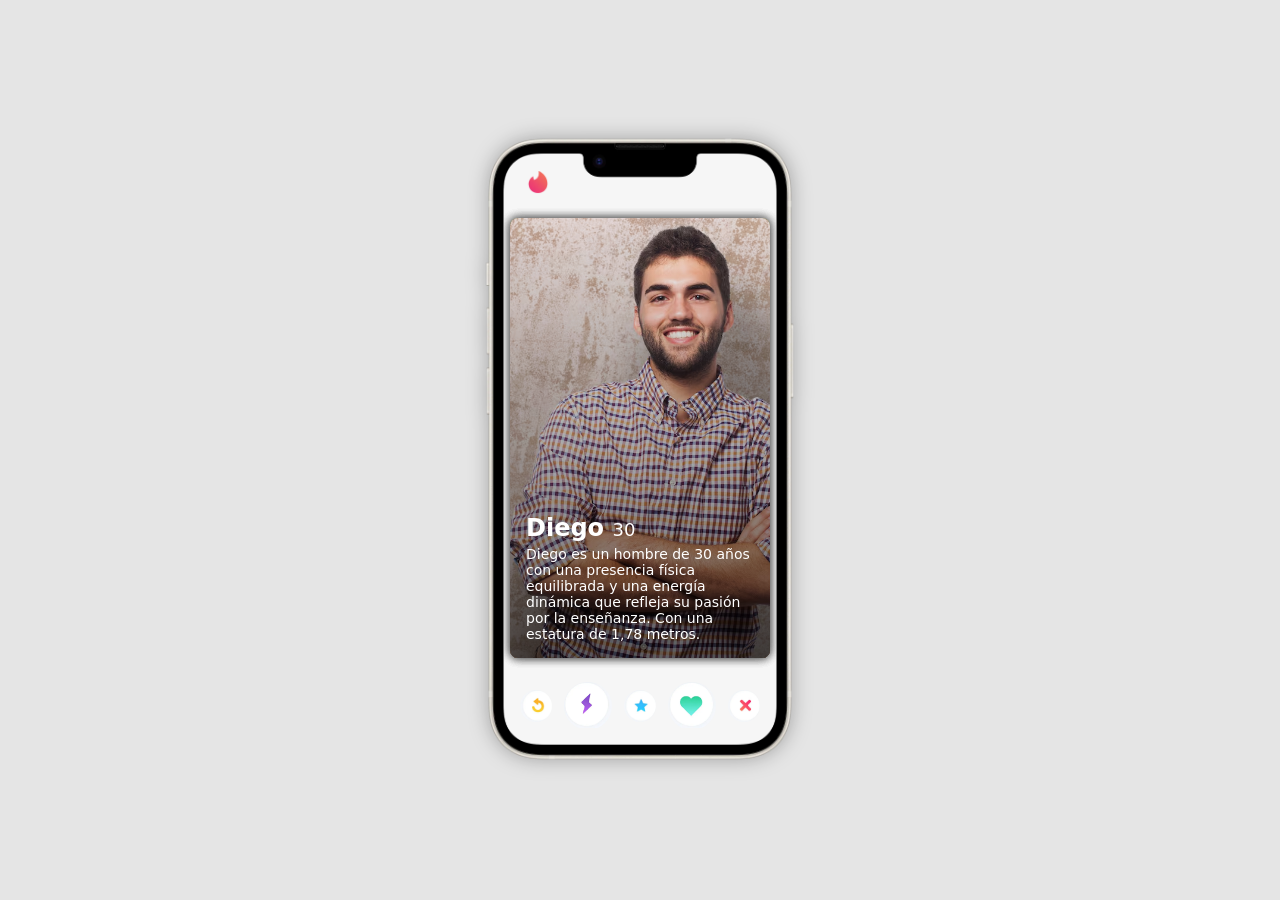
<file: 01-tinder-swipe/index.html>
<!--
  Proyecto: 100 proyectos JS · 01 - Tinder Swipe
  Autor: Bianey cuy
  Descripción:
  Este proyecto simula la funcionalidad de "Swipe" de Tinder, permitiendo arrastrar tarjetas de usuarios hacia la izquierda o derecha para rechazar o aceptar. 
  Adicionalmente, utiliza botones personalizados con distintas acciones que muestran mensajes en la consola cuando se hacen clic en ellos.
  Todos los comentarios y documentación están en español.
-->

<!doctype html>
<html lang="es">

<head>
  <meta charset="UTF-8">
  <meta name="Author" content="Bianey Cuy">
  <meta name="keywords" content="Adso, js, Modal">
  <meta name="viewport" content="width=device-width, initial-scale=1.0">
  <title>100 proyectos JS · 01 - Tinder Swipe</title>
  <!-- Enlace al archivo CSS externo -->
  <link rel="stylesheet" href="style.css">
</head>

<body>
  <div class="shadow">
    <main>
      <section>
        <div class="white-bkg"></div>
        
        <header>
          <img src="./tinder-logo.webp" alt="Tinder Logo" />
        </header>

        <div class="cards">
          <!-- Tarjeta: Álex -->
          <article>
            <img src="./photos/2.webp" alt="Álex, brown hair man, 25 years old" />
            <div class="info-container">
              <h2>Álex <span>25</span></h2>
              <h3>Alex es un joven enérgico de 25 años que destaca por su imponente físico atlético y su profunda conexión con la naturaleza.</h3>
            </div>
            <div class="choice nope">NOPE</div>
            <div class="choice like">LIKE</div>
          </article>

          <!-- Tarjeta: Leila -->
          <article>
            <img src="./photos/1.webp" alt="Leila, redhead, 25 years old" />
            <div class="info-container">
              <h2>Leila <span>27</span></h2>
              <h3>Leila es una joven fascinante de 27 años Su gran pasión es viajar, explorar nuevas culturas y perderse por los rincones del mundo.</h3>
            </div>
            <div class="choice nope">NOPE</div>
            <div class="choice like">LIKE</div>
          </article>

          <!-- Tarjeta: Diana -->
          <article>
            <img src="./photos/3.webp" alt="Leila, redhead, 25 years old" />
            <div class="info-container">
              <h2>Diana <span>29</span></h2>
              <h3>Diana es una psicóloga de 29 años que transmite una profunda sensación de calma, empatía y madurez.</h3>
            </div>
            <div class="choice nope">NOPE</div>
            <div class="choice like">LIKE</div>
          </article>

          <!-- Tarjeta: Diego -->
          <article>
            <img src="./photos/4.webp" alt="Diego, 30 years old" />
            <div class="info-container">
              <h2>Diego <span>30</span></h2>
              <h3>Diego es un hombre de 30 años con una presencia física equilibrada y una energía dinámica que refleja su pasión por la enseñanza. Con una estatura de 1,78 metros.</h3>
            </div>
            <div class="choice nope">NOPE</div>
            <div class="choice like">LIKE</div>
          </article>

          <!-- Estado sin tarjetas -->
          <span class="no-more-cards">
            No hay más personas cerca de ti...<br />
            Vuelve a intentarlo más tarde
          </span>
        </div>

        <footer>
          <button class="is-undo" aria-label="undo"></button>
          <button class="is-remove is-big" aria-label="remove"></button>
          <button class="is-star" aria-label="star"></button>
          <button class="is-fav is-big" aria-label="fav"></button>
          <button class="is-zap" aria-label="zap"></button>
        </footer>
      </section>
    </main>
  </div>

  <script src="script.js"></script> 

</html>
</file>
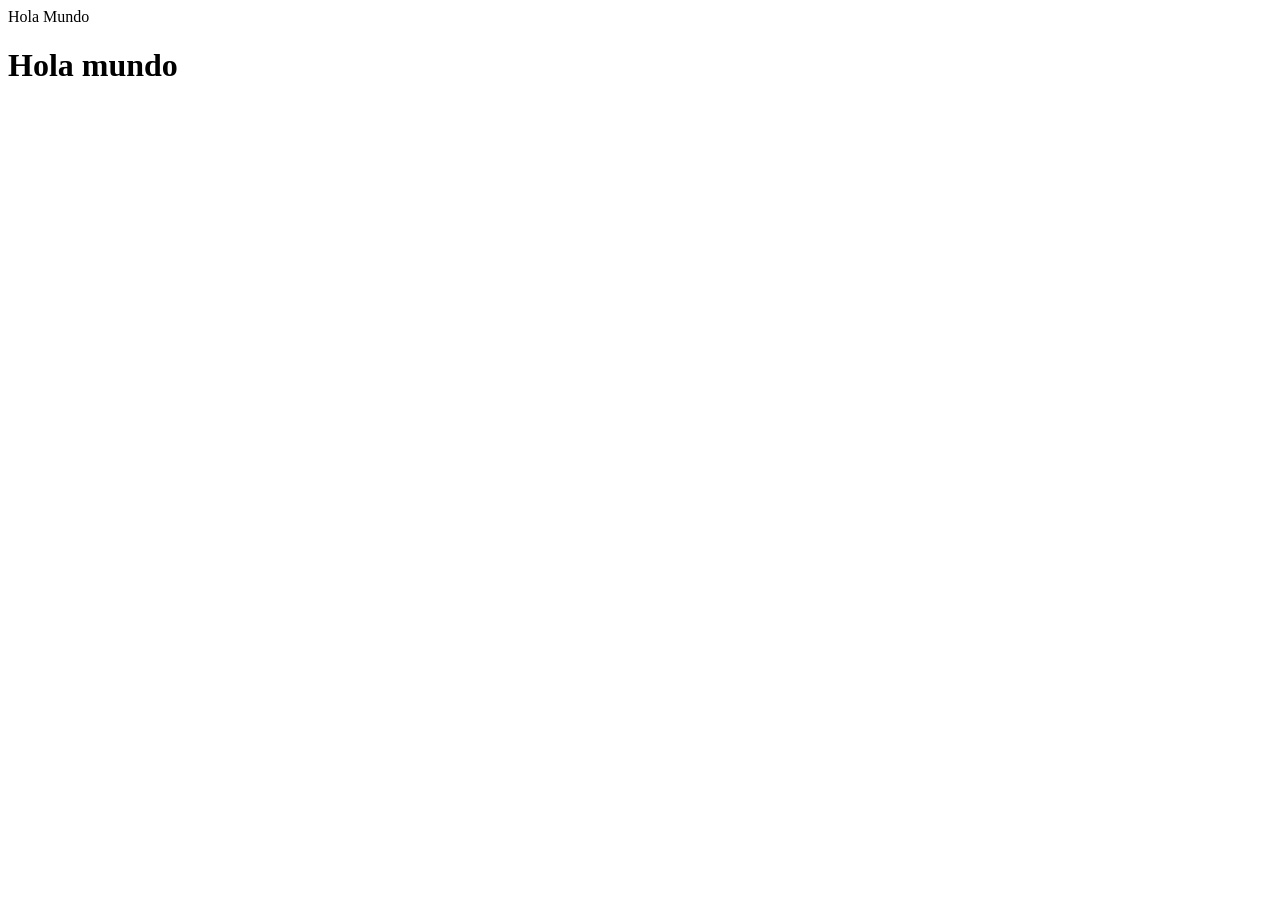
<file: prueba4/index.html>
<!DOCTYPE html>
<html lang="en">
<head>
    <meta charset="UTF-8">
    <meta name="viewport" content="width=device-width, initial-scale=1.0">
    <title>Document</title>
    
</head>
<body>
  <h> Hola Mundo</h> 
    <h1>Hola mundo </h1>
</body>
</html>
</file>
<file: 01-tinder-swipe/style.css>
/* ==========================================
   RESET Y TIPOGRAFÍA BASE
   ========================================== */
*,
*::before,
*::after {
  box-sizing: border-box;
  margin: 0;
  padding: 0;
}

body {
  font-family: system-ui, -apple-system, BlinkMacSystemFont, 'Segoe UI', Roboto, Oxygen, Ubuntu, Cantarell, 'Open Sans', 'Helvetica Neue', sans-serif;
  display: grid;
  place-content: center;
  min-height: 100vh;
  overflow: hidden;
  user-select: none;
  background: #e5e5e5;
}

/* ==========================================
   ESTRUCTURA PRINCIPAL (IPHONE MOCKUP)
   ========================================== */
.shadow {
  filter: drop-shadow(0 0 10px rgba(0, 0, 0, 0.3));
}

main {
  background: url('./iphone.webp') no-repeat;
  background-size: contain;
  width: 320px;
  height: 640px;
  display: flex;
  position: relative;
}

section {
  width: 100%;
  border-radius: 32px;
  display: flex;
  gap: 24px;
  flex-direction: column;
  overflow: hidden;
  position: relative;
  padding: 16px 6px;
  margin: 24px;
}

.white-bkg {
  position: absolute;
  background: #f6f6f6;
  inset: 0;
  z-index: -10;
}

header {
  display: flex;
  justify-content: start;
  padding-left: 1rem;
}

header img {
  width: 24px;
  height: 24px;
}

/* ==========================================
   CONTENEDOR DE TARJETAS
   ========================================== */
.cards {
  position: relative;
  width: 100%;
  height: 100%;
  margin: 0 auto;
}

.cards .no-more-cards {
  display: grid;
  place-content: center;
  color: #777;
  font-size: 14px;
  text-align: center;
  height: 100%;
  z-index: -1;
}

.cards article {
  border-radius: 8px;
  box-shadow: 0 0 10px rgba(0, 0, 0, .3);
  cursor: grab;
  overflow: hidden;
  position: absolute;
  inset: 0;
  width: 100%;
  height: 100%;
  z-index: 2;
  transition: transform .3s ease;
}

.cards article img {
  width: 100%;
  height: 100%;
  object-fit: cover;
}

/* ==========================================
   INFORMACIÓN Y TEXTOS DE TARJETA
   ========================================== */
.cards article .info-container {
  position: absolute;
  inset: 0;
  display: flex;
  flex-direction: column;
  justify-content: flex-end;
  padding: 16px;
  background: linear-gradient(to top, rgba(0, 0, 0, 0.6), transparent);
  color: white;
}

.cards article .info-container h2 {
  font-size: 24px;
}

.cards article .info-container h2 span {
  font-weight: normal;
  font-size: 18px;
}

.cards article .info-container h3 {
  font-size: 14px;
  font-weight: normal;
  margin-top: 4px;
}

/* ==========================================
   EFECTOS DE SWIPE (ANIMACIONES Y FEEDBACK)
   ========================================== */
.cards article.go-left {
  transform: translateX(-150%) rotate(-30deg) !important;
  transition: transform .3s ease, rotate .3s ease;
}

.cards article.go-right {
  transform: translateX(150%) rotate(30deg) !important;
  transition: transform .3s ease, rotate .3s ease;
}

.cards article.reset {
  transition: transform .3s ease;
  transform: translateX(0) !important;
}

.cards article .choice {
  border-radius: 8px;
  color: black;
  border: 4px solid;
  z-index: 9999;
  position: absolute;
  top: 32px;
  right: 16px;
  opacity: 0;
  padding: 4px 8px;
  font-size: 24px;
  font-weight: bold;
  text-shadow: 0 0 10px rgba(0, 0, 0, .3);
  width: fit-content;
  transition: opacity .15s ease;
}

.cards article .choice.nope {
  border-color: #ff6e63;
  color: #ff6e63;
  transform: rotate(30deg);
}

.cards article .choice.like {
  border-color: #63ff68;
  color: #63ff68;
  left: 16px;
  transform: rotate(-30deg);
}

/* ==========================================
   BOTONES DE ACCIÓN (FOOTER)
   ========================================== */
footer {
  display: grid;
  grid-template-columns: repeat(5, 1fr);
  gap: 12px;
  padding: 0 24px;
  justify-content: center;
  align-items: center;
}

footer button {
  background: url('./tinder-icons.webp') no-repeat;
  background-size: 175px;
  height: 32px;
  width: 32px;
  border-radius: 50%;
  border: 0;
  cursor: pointer;
  transition: transform .3s ease;
}

footer button:hover {
  transform: scale(1.15);
}

footer button.is-big {
  background-size: 250px;
  width: 48px;
  height: 48px;
}

/* Ajustes de posiciones del Sprite de íconos */
footer button.is-undo {
  background-position: -140px 0;
}

footer button.is-remove {
  background-position: 0px 0px;
}

footer button.is-star {
  background-position: -70px 0px;
}

footer button.is-fav {
  background-position: -50px 0px;
}

footer button.is-zap {
  background-position: -105px 0px;
}
</file>
